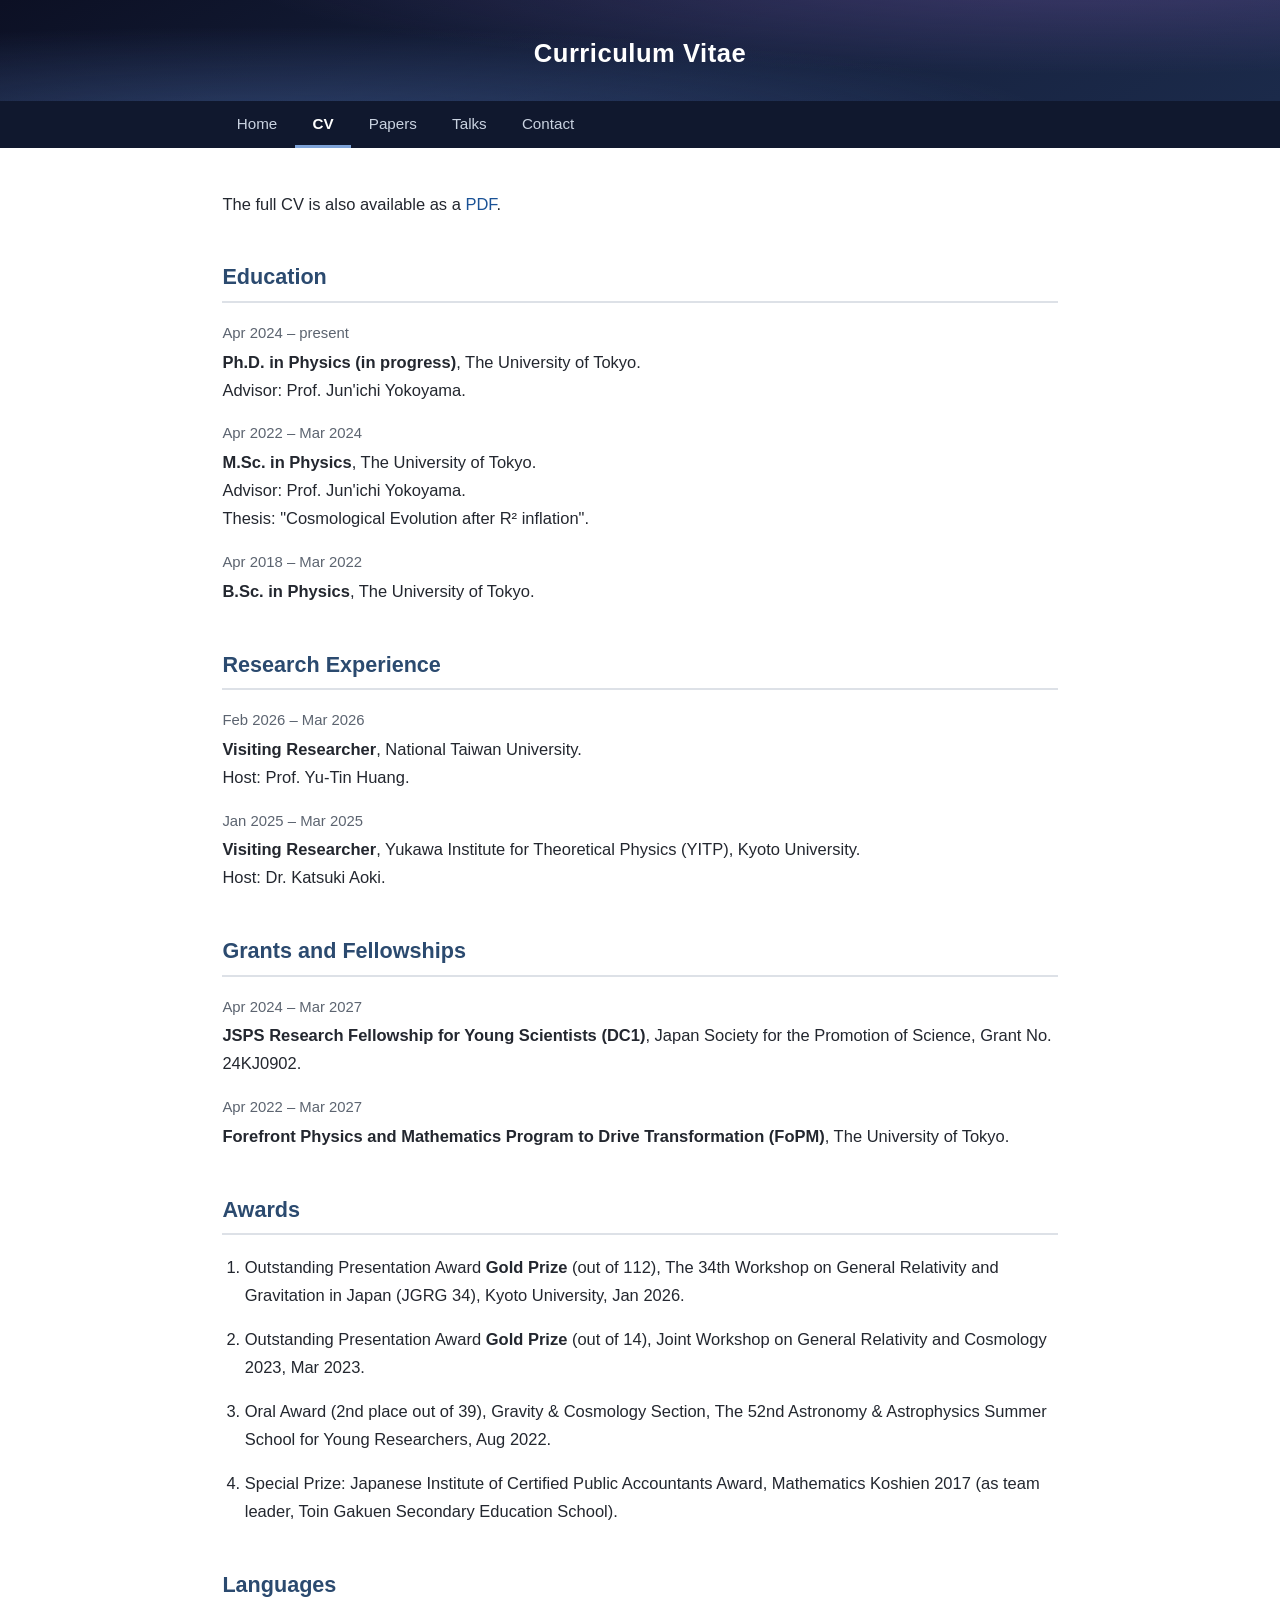
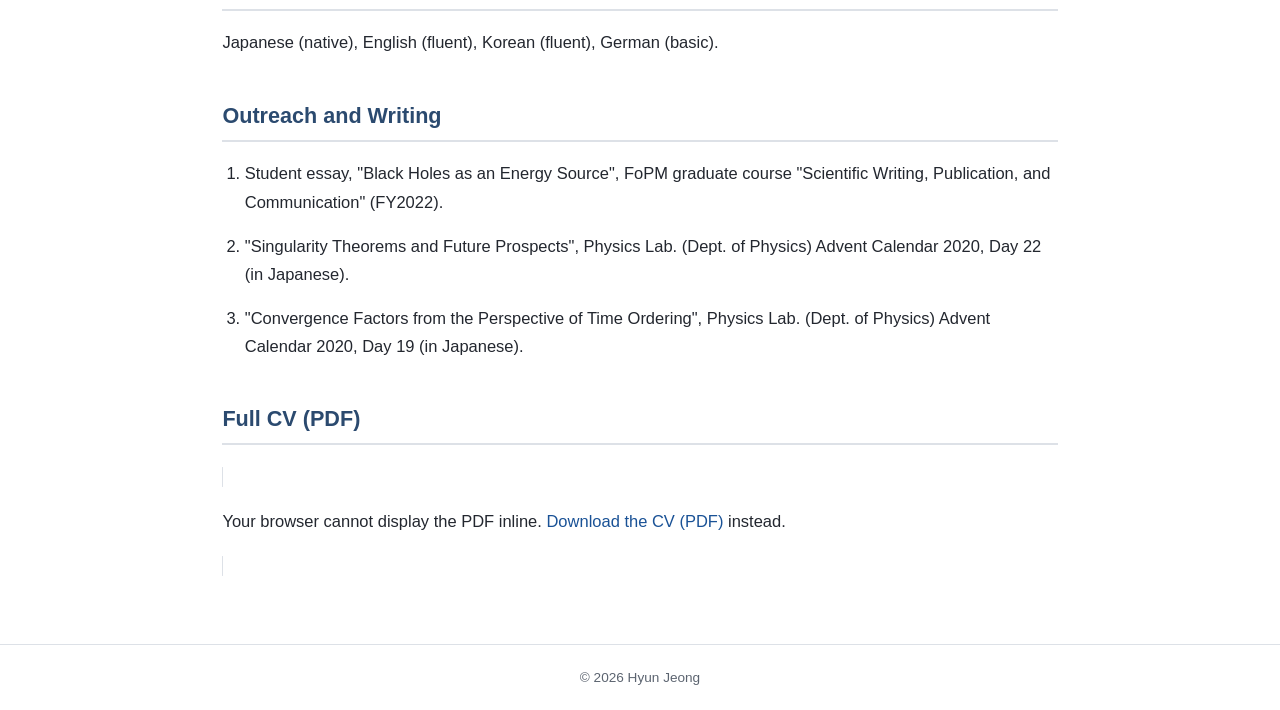
<file: cv.html>
<!DOCTYPE html>
<html lang="en">
<head>
<meta charset="UTF-8">
<meta name="viewport" content="width=device-width, initial-scale=1">
<title>CV | Hyun Jeong</title>
<style>
:root {
  --ink: #23272f;
  --muted: #5c6470;
  --accent: #2b4a6f;
  --link: #1a5296;
  --line: #dde1e7;
  --card-bg: #f7f9fb;
  --max: 880px;
}

* { box-sizing: border-box; }

body {
  margin: 0;
  font-family: "Segoe UI", "Helvetica Neue", Arial, sans-serif;
  color: var(--ink);
  background: #fff;
  line-height: 1.7;
  font-size: 16.5px;
}

/* ---- Banner ---- */
.banner {
  background:
    radial-gradient(ellipse at 20% 120%, rgba(90,130,200,0.35), transparent 55%),
    radial-gradient(ellipse at 85% -20%, rgba(140,100,190,0.30), transparent 55%),
    linear-gradient(150deg, #0c1024 0%, #16213e 55%, #1b2a4a 100%);
  color: #fff;
  padding: 3.2rem 1.4rem 2.6rem;
  text-align: center;
}
.banner.small { padding: 2rem 1.4rem 1.6rem; }
.banner h1 { margin: 0; font-size: 2.1rem; letter-spacing: 0.02em; }
.banner.small h1 { font-size: 1.6rem; }
.banner .tagline { margin: 0.5rem 0 0; color: #c4cede; font-size: 1.02rem; }

/* ---- Nav ---- */
.navbar {
  background: #10182e;
  position: sticky;
  top: 0;
  z-index: 10;
}
.navbar .inner {
  max-width: var(--max);
  margin: 0 auto;
  padding: 0 1.2rem;
  display: flex;
  flex-wrap: wrap;
}
.navbar a {
  color: #c9d2e0;
  text-decoration: none;
  padding: 0.65rem 1.1rem;
  font-size: 0.95rem;
}
.navbar a:hover { color: #fff; background: #1b2947; }
.navbar a.active { color: #fff; font-weight: 600; box-shadow: inset 0 -3px 0 #7ea3d8; }

/* ---- Layout ---- */
main {
  max-width: var(--max);
  margin: 0 auto;
  padding: 1.6rem 1.4rem 4rem;
}

h2 {
  font-size: 1.35rem;
  color: var(--accent);
  margin-top: 2.6rem;
  padding-bottom: 0.3rem;
  border-bottom: 2px solid var(--line);
}
h3 { font-size: 1.05rem; margin-top: 1.4rem; }

a { color: var(--link); text-decoration: none; }
a:hover { text-decoration: underline; }

/* ---- About ---- */
.about {
  display: flex;
  gap: 2rem;
  align-items: flex-start;
  flex-wrap: wrap;
  margin-top: 1.4rem;
}
.about img.photo {
  width: 180px;
  border-radius: 8px;
  border: 1px solid var(--line);
  flex-shrink: 0;
}
.about .text { flex: 1; min-width: 280px; }

/* ---- Research cards ---- */
.cards {
  display: grid;
  grid-template-columns: repeat(auto-fit, minmax(240px, 1fr));
  gap: 1rem;
  margin-top: 1.2rem;
}
.card {
  background: var(--card-bg);
  border: 1px solid var(--line);
  border-radius: 8px;
  padding: 1rem 1.1rem;
}
.card .card-head {
  height: 6px;
  border-radius: 3px;
  margin-bottom: 0.8rem;
  background: linear-gradient(90deg, #2b4a6f, #7ea3d8);
}
.card h3 { margin: 0 0 0.4rem; font-size: 1rem; color: var(--accent); }
.card p { margin: 0; font-size: 0.92rem; color: var(--muted); }

/* ---- News ---- */
table.news td { vertical-align: top; padding: 0.2rem 1.1rem 0.2rem 0; }
.news-date { color: var(--muted); white-space: nowrap; font-size: 0.95rem; }

/* ---- Lists (papers, talks, awards) ---- */
ol.list { padding-left: 1.4rem; }
ol.list li { margin-bottom: 1rem; }
.meta { color: var(--muted); font-size: 0.95rem; }
.me { text-decoration: underline; text-underline-offset: 3px; }
.tag {
  display: inline-block;
  font-size: 0.75rem;
  padding: 0 0.5rem;
  border-radius: 10px;
  background: #e8eef6;
  color: var(--accent);
  margin-left: 0.35rem;
  vertical-align: middle;
}

/* ---- Timeline ---- */
dl.timeline dt { color: var(--muted); font-size: 0.93rem; margin-top: 1.1rem; }
dl.timeline dd { margin: 0.1rem 0 0; }

/* ---- Contact ---- */
.contact {
  background: var(--card-bg);
  border: 1px solid var(--line);
  border-radius: 8px;
  padding: 1.2rem 1.4rem;
  margin-top: 1.2rem;
}
.contact p { margin: 0.35rem 0; }
.contact .label { color: var(--muted); font-size: 0.85rem; text-transform: uppercase; letter-spacing: 0.06em; margin-top: 0.9rem; }

footer {
  border-top: 1px solid var(--line);
  color: var(--muted);
  font-size: 0.85rem;
  text-align: center;
  padding: 1.3rem;
}

@media (max-width: 620px) {
  .about { flex-direction: column; align-items: center; text-align: left; }
  .banner h1 { font-size: 1.7rem; }
}
</style>
</head>
<body>

<div class="banner small">
  <h1>Curriculum Vitae</h1>
</div>

<div class="navbar"><div class="inner">
  <a href="index.html">Home</a>
  <a href="cv.html" class="active">CV</a>
  <a href="publications.html">Papers</a>
  <a href="talks.html">Talks</a>
  <a href="index.html#contact">Contact</a>
</div></div>

<main>

<p>The full CV is also available as a <a href="cv.pdf" target="_blank" rel="noopener">PDF</a>.</p>

<h2>Education</h2>
<dl class="timeline">
  <dt>Apr 2024 &ndash; present</dt>
  <dd><b>Ph.D. in Physics (in progress)</b>, The University of Tokyo.<br>Advisor: Prof. Jun'ichi Yokoyama.</dd>
  <dt>Apr 2022 &ndash; Mar 2024</dt>
  <dd><b>M.Sc. in Physics</b>, The University of Tokyo.<br>Advisor: Prof. Jun'ichi Yokoyama.<br>Thesis: "Cosmological Evolution after R&sup2; inflation".</dd>
  <dt>Apr 2018 &ndash; Mar 2022</dt>
  <dd><b>B.Sc. in Physics</b>, The University of Tokyo.</dd>
</dl>

<h2>Research Experience</h2>
<dl class="timeline">
  <dt>Feb 2026 &ndash; Mar 2026</dt>
  <dd><b>Visiting Researcher</b>, National Taiwan University.<br>Host: Prof. Yu-Tin Huang.</dd>
  <dt>Jan 2025 &ndash; Mar 2025</dt>
  <dd><b>Visiting Researcher</b>, Yukawa Institute for Theoretical Physics (YITP), Kyoto University.<br>Host: Dr. Katsuki Aoki.</dd>
</dl>

<h2>Grants and Fellowships</h2>
<dl class="timeline">
  <dt>Apr 2024 &ndash; Mar 2027</dt>
  <dd><b>JSPS Research Fellowship for Young Scientists (DC1)</b>, Japan Society for the Promotion of Science, Grant No. 24KJ0902.</dd>
  <dt>Apr 2022 &ndash; Mar 2027</dt>
  <dd><b>Forefront Physics and Mathematics Program to Drive Transformation (FoPM)</b>, The University of Tokyo.</dd>
</dl>

<h2>Awards</h2>
<ol class="list">
  <li>Outstanding Presentation Award <b>Gold Prize</b> (out of 112), The 34th Workshop on General Relativity and Gravitation in Japan (JGRG 34), Kyoto University, Jan 2026.</li>
  <li>Outstanding Presentation Award <b>Gold Prize</b> (out of 14), Joint Workshop on General Relativity and Cosmology 2023, Mar 2023.</li>
  <li>Oral Award (2nd place out of 39), Gravity &amp; Cosmology Section, The 52nd Astronomy &amp; Astrophysics Summer School for Young Researchers, Aug 2022.</li>
  <li>Special Prize: Japanese Institute of Certified Public Accountants Award, Mathematics Koshien 2017 (as team leader, Toin Gakuen Secondary Education School).</li>
</ol>

<h2>Languages</h2>
<p>Japanese (native), English (fluent), Korean (fluent), German (basic).</p>

<h2>Outreach and Writing</h2>
<ol class="list">
  <li>Student essay, "Black Holes as an Energy Source", FoPM graduate course "Scientific Writing, Publication, and Communication" (FY2022).</li>
  <li>"Singularity Theorems and Future Prospects", Physics Lab. (Dept. of Physics) Advent Calendar 2020, Day 22 (in Japanese).</li>
  <li>"Convergence Factors from the Perspective of Time Ordering", Physics Lab. (Dept. of Physics) Advent Calendar 2020, Day 19 (in Japanese).</li>
</ol>

<h2>Full CV (PDF)</h2>
<object data="cv.pdf" type="application/pdf" width="100%" height="800" style="border:1px solid #dde1e7; border-radius:8px;">
  <p>Your browser cannot display the PDF inline.
     <a href="cv.pdf" target="_blank" rel="noopener">Download the CV (PDF)</a> instead.</p>
</object>

</main>

<footer>&copy; 2026 Hyun Jeong</footer>

</body>
</html>
</file>
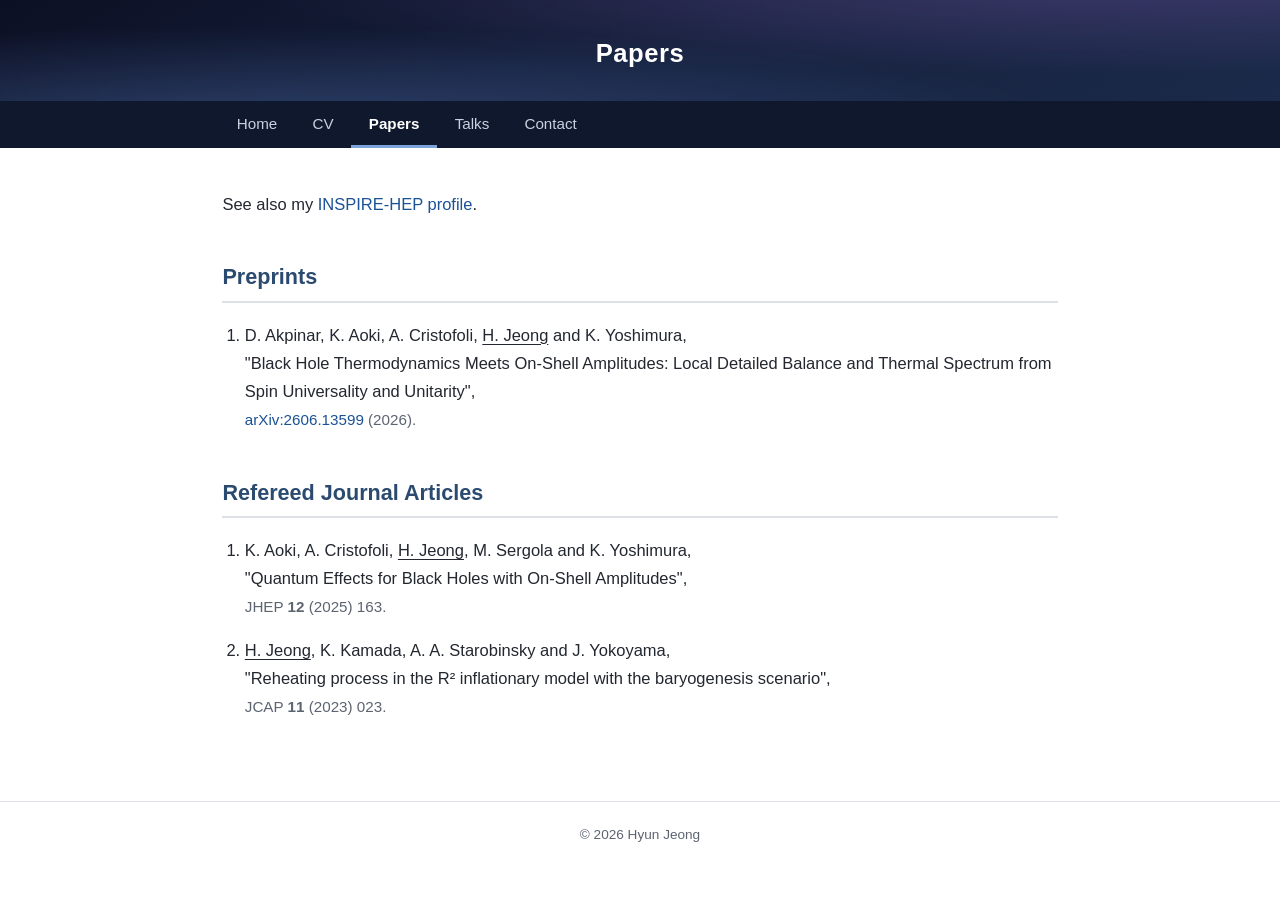
<file: publications.html>
<!DOCTYPE html>
<html lang="en">
<head>
<meta charset="UTF-8">
<meta name="viewport" content="width=device-width, initial-scale=1">
<title>Papers | Hyun Jeong</title>
<style>
:root {
  --ink: #23272f;
  --muted: #5c6470;
  --accent: #2b4a6f;
  --link: #1a5296;
  --line: #dde1e7;
  --card-bg: #f7f9fb;
  --max: 880px;
}

* { box-sizing: border-box; }

body {
  margin: 0;
  font-family: "Segoe UI", "Helvetica Neue", Arial, sans-serif;
  color: var(--ink);
  background: #fff;
  line-height: 1.7;
  font-size: 16.5px;
}

/* ---- Banner ---- */
.banner {
  background:
    radial-gradient(ellipse at 20% 120%, rgba(90,130,200,0.35), transparent 55%),
    radial-gradient(ellipse at 85% -20%, rgba(140,100,190,0.30), transparent 55%),
    linear-gradient(150deg, #0c1024 0%, #16213e 55%, #1b2a4a 100%);
  color: #fff;
  padding: 3.2rem 1.4rem 2.6rem;
  text-align: center;
}
.banner.small { padding: 2rem 1.4rem 1.6rem; }
.banner h1 { margin: 0; font-size: 2.1rem; letter-spacing: 0.02em; }
.banner.small h1 { font-size: 1.6rem; }
.banner .tagline { margin: 0.5rem 0 0; color: #c4cede; font-size: 1.02rem; }

/* ---- Nav ---- */
.navbar {
  background: #10182e;
  position: sticky;
  top: 0;
  z-index: 10;
}
.navbar .inner {
  max-width: var(--max);
  margin: 0 auto;
  padding: 0 1.2rem;
  display: flex;
  flex-wrap: wrap;
}
.navbar a {
  color: #c9d2e0;
  text-decoration: none;
  padding: 0.65rem 1.1rem;
  font-size: 0.95rem;
}
.navbar a:hover { color: #fff; background: #1b2947; }
.navbar a.active { color: #fff; font-weight: 600; box-shadow: inset 0 -3px 0 #7ea3d8; }

/* ---- Layout ---- */
main {
  max-width: var(--max);
  margin: 0 auto;
  padding: 1.6rem 1.4rem 4rem;
}

h2 {
  font-size: 1.35rem;
  color: var(--accent);
  margin-top: 2.6rem;
  padding-bottom: 0.3rem;
  border-bottom: 2px solid var(--line);
}
h3 { font-size: 1.05rem; margin-top: 1.4rem; }

a { color: var(--link); text-decoration: none; }
a:hover { text-decoration: underline; }

/* ---- About ---- */
.about {
  display: flex;
  gap: 2rem;
  align-items: flex-start;
  flex-wrap: wrap;
  margin-top: 1.4rem;
}
.about img.photo {
  width: 180px;
  border-radius: 8px;
  border: 1px solid var(--line);
  flex-shrink: 0;
}
.about .text { flex: 1; min-width: 280px; }

/* ---- Research cards ---- */
.cards {
  display: grid;
  grid-template-columns: repeat(auto-fit, minmax(240px, 1fr));
  gap: 1rem;
  margin-top: 1.2rem;
}
.card {
  background: var(--card-bg);
  border: 1px solid var(--line);
  border-radius: 8px;
  padding: 1rem 1.1rem;
}
.card .card-head {
  height: 6px;
  border-radius: 3px;
  margin-bottom: 0.8rem;
  background: linear-gradient(90deg, #2b4a6f, #7ea3d8);
}
.card h3 { margin: 0 0 0.4rem; font-size: 1rem; color: var(--accent); }
.card p { margin: 0; font-size: 0.92rem; color: var(--muted); }

/* ---- News ---- */
table.news td { vertical-align: top; padding: 0.2rem 1.1rem 0.2rem 0; }
.news-date { color: var(--muted); white-space: nowrap; font-size: 0.95rem; }

/* ---- Lists (papers, talks, awards) ---- */
ol.list { padding-left: 1.4rem; }
ol.list li { margin-bottom: 1rem; }
.meta { color: var(--muted); font-size: 0.95rem; }
.me { text-decoration: underline; text-underline-offset: 3px; }
.tag {
  display: inline-block;
  font-size: 0.75rem;
  padding: 0 0.5rem;
  border-radius: 10px;
  background: #e8eef6;
  color: var(--accent);
  margin-left: 0.35rem;
  vertical-align: middle;
}

/* ---- Timeline ---- */
dl.timeline dt { color: var(--muted); font-size: 0.93rem; margin-top: 1.1rem; }
dl.timeline dd { margin: 0.1rem 0 0; }

/* ---- Contact ---- */
.contact {
  background: var(--card-bg);
  border: 1px solid var(--line);
  border-radius: 8px;
  padding: 1.2rem 1.4rem;
  margin-top: 1.2rem;
}
.contact p { margin: 0.35rem 0; }
.contact .label { color: var(--muted); font-size: 0.85rem; text-transform: uppercase; letter-spacing: 0.06em; margin-top: 0.9rem; }

footer {
  border-top: 1px solid var(--line);
  color: var(--muted);
  font-size: 0.85rem;
  text-align: center;
  padding: 1.3rem;
}

@media (max-width: 620px) {
  .about { flex-direction: column; align-items: center; text-align: left; }
  .banner h1 { font-size: 1.7rem; }
}
</style>
</head>
<body>

<div class="banner small">
  <h1>Papers</h1>
</div>

<div class="navbar"><div class="inner">
  <a href="index.html">Home</a>
  <a href="cv.html">CV</a>
  <a href="publications.html" class="active">Papers</a>
  <a href="talks.html">Talks</a>
  <a href="index.html#contact">Contact</a>
</div></div>

<main>

<p>See also my <a href="https://inspirehep.net/authors/3098328" target="_blank" rel="noopener">INSPIRE-HEP profile</a>.</p>

<h2>Preprints</h2>
<ol class="list">
  <li>
    D. Akpinar, K. Aoki, A. Cristofoli, <span class="me">H. Jeong</span> and K. Yoshimura,<br>
    "Black Hole Thermodynamics Meets On-Shell Amplitudes: Local Detailed Balance and Thermal Spectrum from Spin Universality and Unitarity",<br>
    <span class="meta"><a href="https://arxiv.org/abs/2606.13599" target="_blank" rel="noopener">arXiv:2606.13599</a> (2026).</span>
  </li>
</ol>

<h2>Refereed Journal Articles</h2>
<ol class="list">
  <li>
    K. Aoki, A. Cristofoli, <span class="me">H. Jeong</span>, M. Sergola and K. Yoshimura,<br>
    "Quantum Effects for Black Holes with On-Shell Amplitudes",<br>
    <span class="meta">JHEP <b>12</b> (2025) 163.</span>
  </li>
  <li>
    <span class="me">H. Jeong</span>, K. Kamada, A. A. Starobinsky and J. Yokoyama,<br>
    "Reheating process in the R&sup2; inflationary model with the baryogenesis scenario",<br>
    <span class="meta">JCAP <b>11</b> (2023) 023.</span>
  </li>
</ol>

</main>

<footer>&copy; 2026 Hyun Jeong</footer>

</body>
</html>
</file>
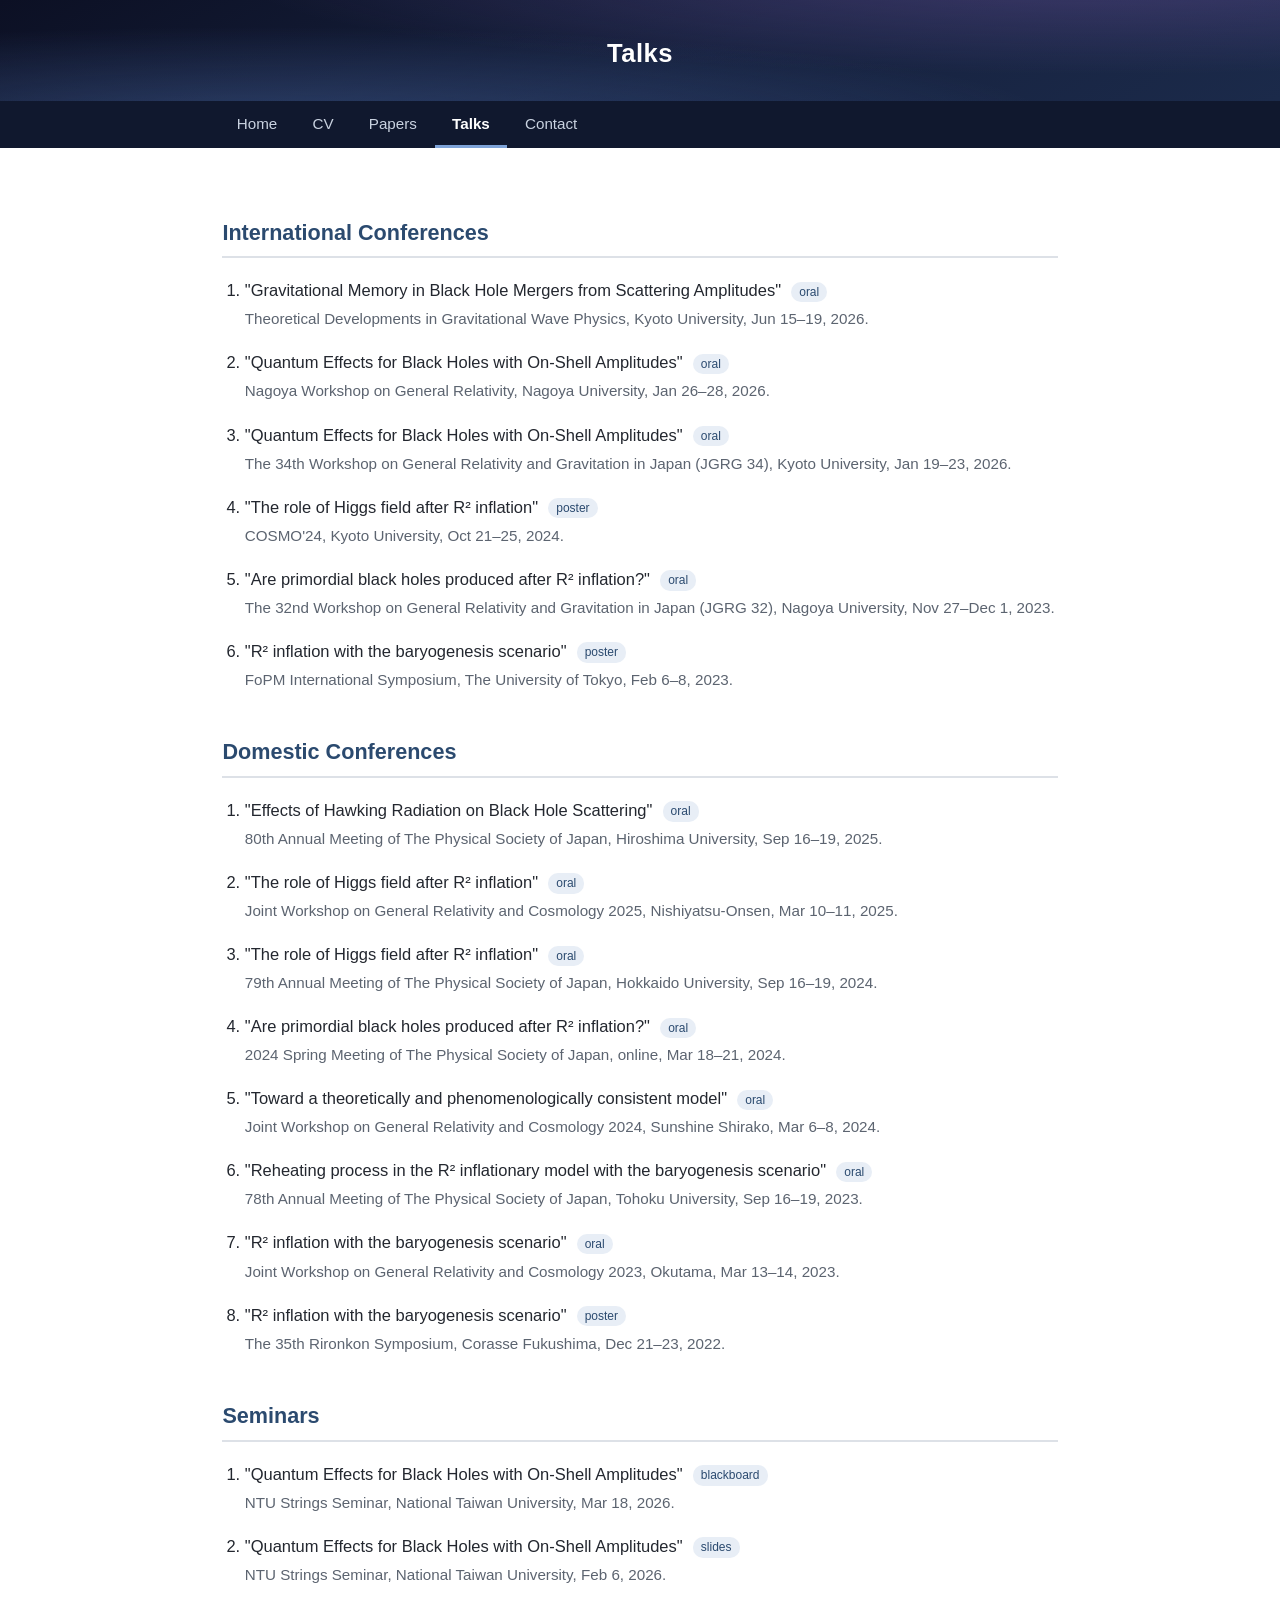
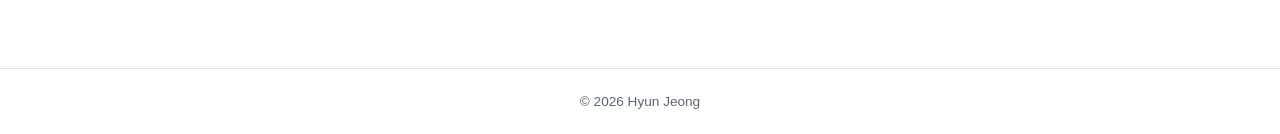
<file: talks.html>
<!DOCTYPE html>
<html lang="en">
<head>
<meta charset="UTF-8">
<meta name="viewport" content="width=device-width, initial-scale=1">
<title>Talks | Hyun Jeong</title>
<style>
:root {
  --ink: #23272f;
  --muted: #5c6470;
  --accent: #2b4a6f;
  --link: #1a5296;
  --line: #dde1e7;
  --card-bg: #f7f9fb;
  --max: 880px;
}

* { box-sizing: border-box; }

body {
  margin: 0;
  font-family: "Segoe UI", "Helvetica Neue", Arial, sans-serif;
  color: var(--ink);
  background: #fff;
  line-height: 1.7;
  font-size: 16.5px;
}

/* ---- Banner ---- */
.banner {
  background:
    radial-gradient(ellipse at 20% 120%, rgba(90,130,200,0.35), transparent 55%),
    radial-gradient(ellipse at 85% -20%, rgba(140,100,190,0.30), transparent 55%),
    linear-gradient(150deg, #0c1024 0%, #16213e 55%, #1b2a4a 100%);
  color: #fff;
  padding: 3.2rem 1.4rem 2.6rem;
  text-align: center;
}
.banner.small { padding: 2rem 1.4rem 1.6rem; }
.banner h1 { margin: 0; font-size: 2.1rem; letter-spacing: 0.02em; }
.banner.small h1 { font-size: 1.6rem; }
.banner .tagline { margin: 0.5rem 0 0; color: #c4cede; font-size: 1.02rem; }

/* ---- Nav ---- */
.navbar {
  background: #10182e;
  position: sticky;
  top: 0;
  z-index: 10;
}
.navbar .inner {
  max-width: var(--max);
  margin: 0 auto;
  padding: 0 1.2rem;
  display: flex;
  flex-wrap: wrap;
}
.navbar a {
  color: #c9d2e0;
  text-decoration: none;
  padding: 0.65rem 1.1rem;
  font-size: 0.95rem;
}
.navbar a:hover { color: #fff; background: #1b2947; }
.navbar a.active { color: #fff; font-weight: 600; box-shadow: inset 0 -3px 0 #7ea3d8; }

/* ---- Layout ---- */
main {
  max-width: var(--max);
  margin: 0 auto;
  padding: 1.6rem 1.4rem 4rem;
}

h2 {
  font-size: 1.35rem;
  color: var(--accent);
  margin-top: 2.6rem;
  padding-bottom: 0.3rem;
  border-bottom: 2px solid var(--line);
}
h3 { font-size: 1.05rem; margin-top: 1.4rem; }

a { color: var(--link); text-decoration: none; }
a:hover { text-decoration: underline; }

/* ---- About ---- */
.about {
  display: flex;
  gap: 2rem;
  align-items: flex-start;
  flex-wrap: wrap;
  margin-top: 1.4rem;
}
.about img.photo {
  width: 180px;
  border-radius: 8px;
  border: 1px solid var(--line);
  flex-shrink: 0;
}
.about .text { flex: 1; min-width: 280px; }

/* ---- Research cards ---- */
.cards {
  display: grid;
  grid-template-columns: repeat(auto-fit, minmax(240px, 1fr));
  gap: 1rem;
  margin-top: 1.2rem;
}
.card {
  background: var(--card-bg);
  border: 1px solid var(--line);
  border-radius: 8px;
  padding: 1rem 1.1rem;
}
.card .card-head {
  height: 6px;
  border-radius: 3px;
  margin-bottom: 0.8rem;
  background: linear-gradient(90deg, #2b4a6f, #7ea3d8);
}
.card h3 { margin: 0 0 0.4rem; font-size: 1rem; color: var(--accent); }
.card p { margin: 0; font-size: 0.92rem; color: var(--muted); }

/* ---- News ---- */
table.news td { vertical-align: top; padding: 0.2rem 1.1rem 0.2rem 0; }
.news-date { color: var(--muted); white-space: nowrap; font-size: 0.95rem; }

/* ---- Lists (papers, talks, awards) ---- */
ol.list { padding-left: 1.4rem; }
ol.list li { margin-bottom: 1rem; }
.meta { color: var(--muted); font-size: 0.95rem; }
.me { text-decoration: underline; text-underline-offset: 3px; }
.tag {
  display: inline-block;
  font-size: 0.75rem;
  padding: 0 0.5rem;
  border-radius: 10px;
  background: #e8eef6;
  color: var(--accent);
  margin-left: 0.35rem;
  vertical-align: middle;
}

/* ---- Timeline ---- */
dl.timeline dt { color: var(--muted); font-size: 0.93rem; margin-top: 1.1rem; }
dl.timeline dd { margin: 0.1rem 0 0; }

/* ---- Contact ---- */
.contact {
  background: var(--card-bg);
  border: 1px solid var(--line);
  border-radius: 8px;
  padding: 1.2rem 1.4rem;
  margin-top: 1.2rem;
}
.contact p { margin: 0.35rem 0; }
.contact .label { color: var(--muted); font-size: 0.85rem; text-transform: uppercase; letter-spacing: 0.06em; margin-top: 0.9rem; }

footer {
  border-top: 1px solid var(--line);
  color: var(--muted);
  font-size: 0.85rem;
  text-align: center;
  padding: 1.3rem;
}

@media (max-width: 620px) {
  .about { flex-direction: column; align-items: center; text-align: left; }
  .banner h1 { font-size: 1.7rem; }
}
</style>
</head>
<body>

<div class="banner small">
  <h1>Talks</h1>
</div>

<div class="navbar"><div class="inner">
  <a href="index.html">Home</a>
  <a href="cv.html">CV</a>
  <a href="publications.html">Papers</a>
  <a href="talks.html" class="active">Talks</a>
  <a href="index.html#contact">Contact</a>
</div></div>

<main>

<h2>International Conferences</h2>
<ol class="list">
  <li>"Gravitational Memory in Black Hole Mergers from Scattering Amplitudes" <span class="tag">oral</span><br>
    <span class="meta">Theoretical Developments in Gravitational Wave Physics, Kyoto University, Jun 15&ndash;19, 2026.</span></li>
  <li>"Quantum Effects for Black Holes with On-Shell Amplitudes" <span class="tag">oral</span><br>
    <span class="meta">Nagoya Workshop on General Relativity, Nagoya University, Jan 26&ndash;28, 2026.</span></li>
  <li>"Quantum Effects for Black Holes with On-Shell Amplitudes" <span class="tag">oral</span><br>
    <span class="meta">The 34th Workshop on General Relativity and Gravitation in Japan (JGRG 34), Kyoto University, Jan 19&ndash;23, 2026.</span></li>
  <li>"The role of Higgs field after R&sup2; inflation" <span class="tag">poster</span><br>
    <span class="meta">COSMO'24, Kyoto University, Oct 21&ndash;25, 2024.</span></li>
  <li>"Are primordial black holes produced after R&sup2; inflation?" <span class="tag">oral</span><br>
    <span class="meta">The 32nd Workshop on General Relativity and Gravitation in Japan (JGRG 32), Nagoya University, Nov 27&ndash;Dec 1, 2023.</span></li>
  <li>"R&sup2; inflation with the baryogenesis scenario" <span class="tag">poster</span><br>
    <span class="meta">FoPM International Symposium, The University of Tokyo, Feb 6&ndash;8, 2023.</span></li>
</ol>

<h2>Domestic Conferences</h2>
<ol class="list">
  <li>"Effects of Hawking Radiation on Black Hole Scattering" <span class="tag">oral</span><br>
    <span class="meta">80th Annual Meeting of The Physical Society of Japan, Hiroshima University, Sep 16&ndash;19, 2025.</span></li>
  <li>"The role of Higgs field after R&sup2; inflation" <span class="tag">oral</span><br>
    <span class="meta">Joint Workshop on General Relativity and Cosmology 2025, Nishiyatsu-Onsen, Mar 10&ndash;11, 2025.</span></li>
  <li>"The role of Higgs field after R&sup2; inflation" <span class="tag">oral</span><br>
    <span class="meta">79th Annual Meeting of The Physical Society of Japan, Hokkaido University, Sep 16&ndash;19, 2024.</span></li>
  <li>"Are primordial black holes produced after R&sup2; inflation?" <span class="tag">oral</span><br>
    <span class="meta">2024 Spring Meeting of The Physical Society of Japan, online, Mar 18&ndash;21, 2024.</span></li>
  <li>"Toward a theoretically and phenomenologically consistent model" <span class="tag">oral</span><br>
    <span class="meta">Joint Workshop on General Relativity and Cosmology 2024, Sunshine Shirako, Mar 6&ndash;8, 2024.</span></li>
  <li>"Reheating process in the R&sup2; inflationary model with the baryogenesis scenario" <span class="tag">oral</span><br>
    <span class="meta">78th Annual Meeting of The Physical Society of Japan, Tohoku University, Sep 16&ndash;19, 2023.</span></li>
  <li>"R&sup2; inflation with the baryogenesis scenario" <span class="tag">oral</span><br>
    <span class="meta">Joint Workshop on General Relativity and Cosmology 2023, Okutama, Mar 13&ndash;14, 2023.</span></li>
  <li>"R&sup2; inflation with the baryogenesis scenario" <span class="tag">poster</span><br>
    <span class="meta">The 35th Rironkon Symposium, Corasse Fukushima, Dec 21&ndash;23, 2022.</span></li>
</ol>

<h2>Seminars</h2>
<ol class="list">
  <li>"Quantum Effects for Black Holes with On-Shell Amplitudes" <span class="tag">blackboard</span><br>
    <span class="meta">NTU Strings Seminar, National Taiwan University, Mar 18, 2026.</span></li>
  <li>"Quantum Effects for Black Holes with On-Shell Amplitudes" <span class="tag">slides</span><br>
    <span class="meta">NTU Strings Seminar, National Taiwan University, Feb 6, 2026.</span></li>
</ol>

</main>

<footer>&copy; 2026 Hyun Jeong</footer>

</body>
</html>
</file>
